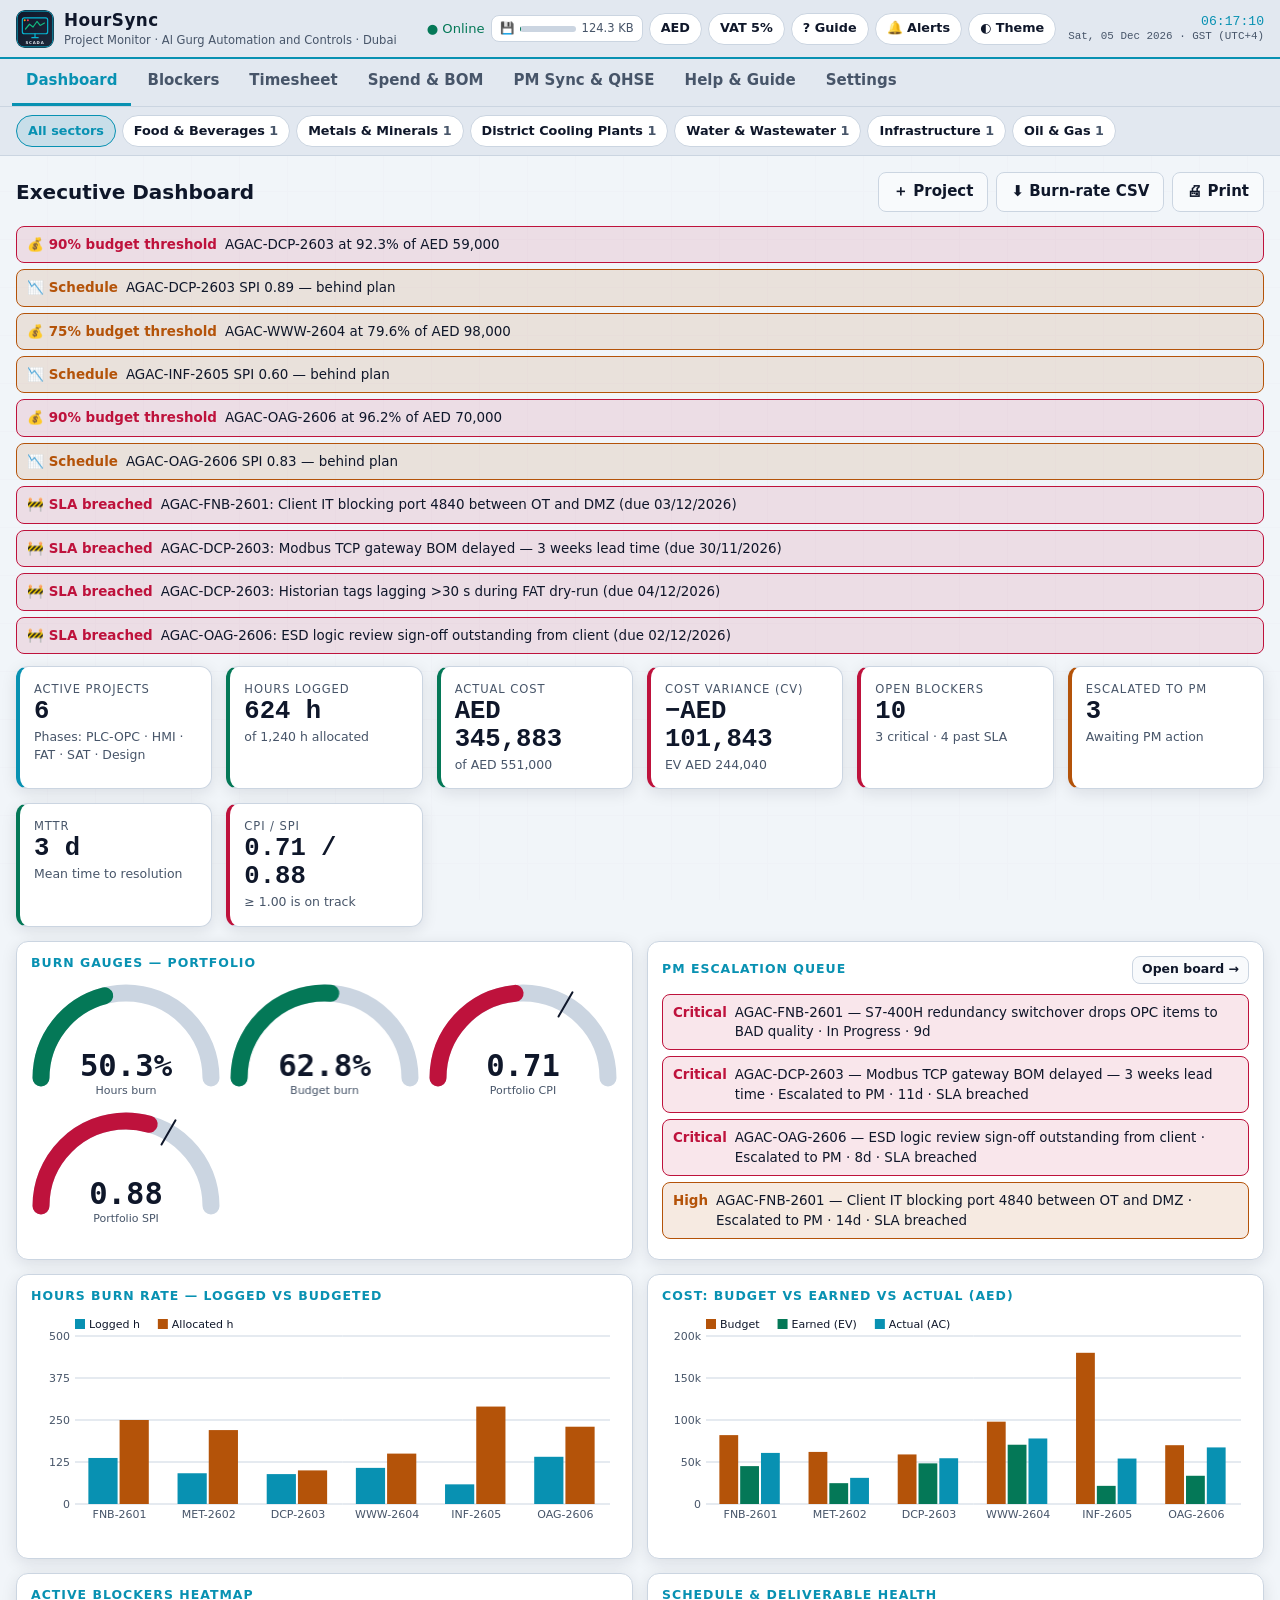
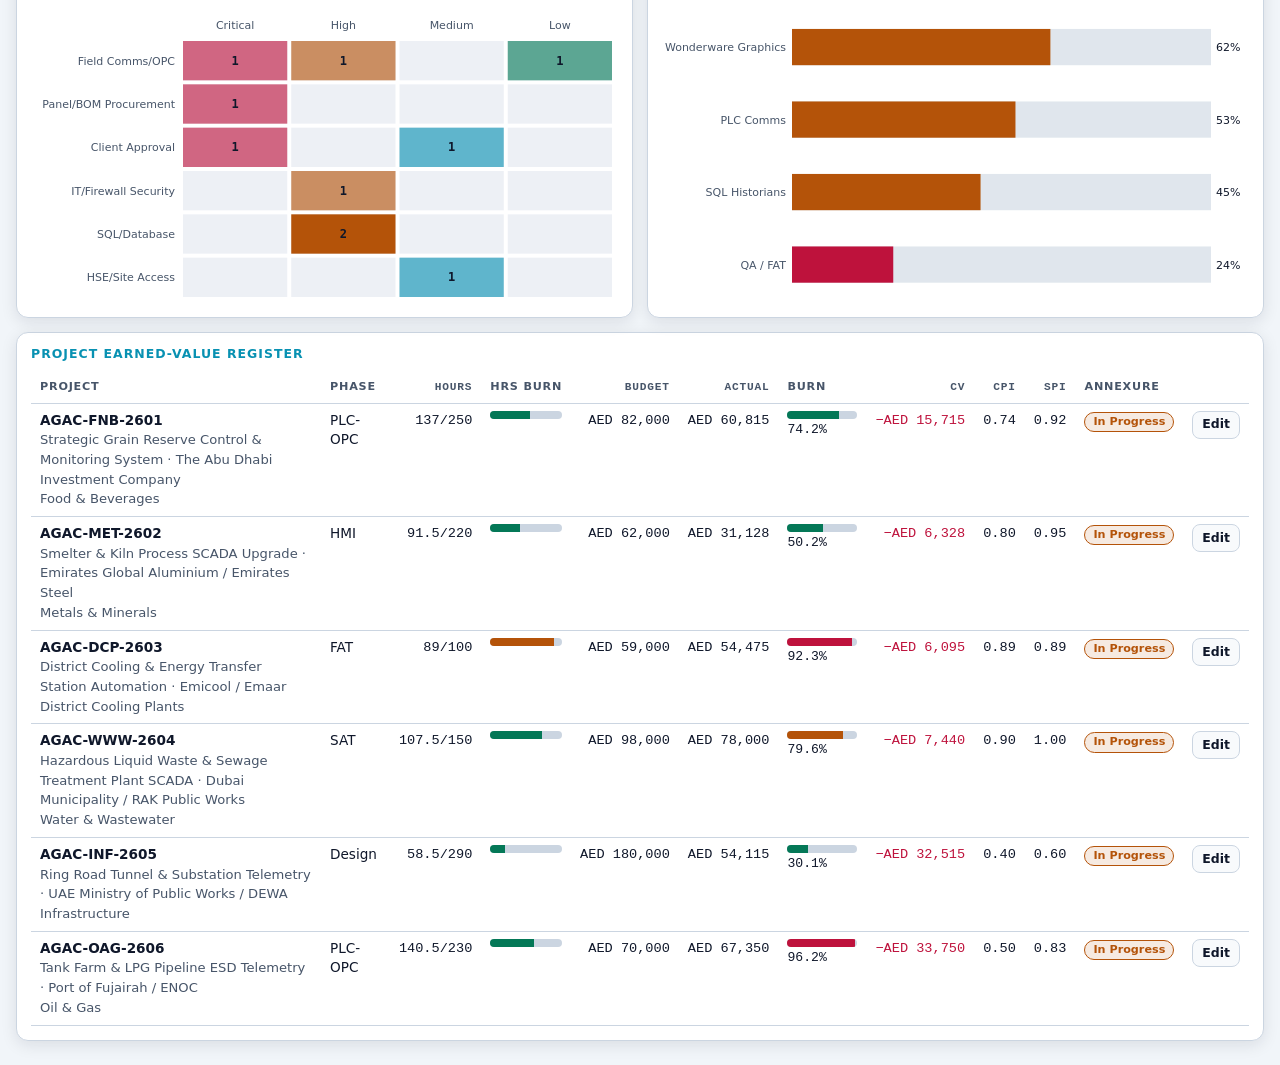
<file: index.html>
<!doctype html>
<html lang="en" dir="ltr">
<head>
<meta charset="utf-8">
<meta name="viewport" content="width=device-width,initial-scale=1,viewport-fit=cover">
<title>HourSync Project Monitor (2026 Universal Edition)</title>
<meta name="description" content="Time, budget and blocker-tracking dashboard for SCADA / PLC / OPC / SQL integration projects. Works offline.">
<meta name="application-name" content="HourSync">
<meta name="color-scheme" content="dark light">
<meta name="theme-color" content="#0f172a" media="(prefers-color-scheme: dark)">
<meta name="theme-color" content="#f1f5f9" media="(prefers-color-scheme: light)">
<meta name="robots" content="index,follow">
<meta name="format-detection" content="telephone=no">
<!-- iOS -->
<meta name="mobile-web-app-capable" content="yes">
<meta name="apple-mobile-web-app-capable" content="yes">
<meta name="apple-mobile-web-app-title" content="HourSync">
<meta name="apple-mobile-web-app-status-bar-style" content="black-translucent">
<link rel="apple-touch-icon" href="apple-touch-icon.png">
<!-- Windows -->
<meta name="msapplication-TileColor" content="#0f172a">
<meta name="msapplication-TileImage" content="icons/icon-144.png">
<link rel="manifest" href="manifest.webmanifest">
<link rel="icon" href="favicon.ico" sizes="any">
<link rel="icon" type="image/svg+xml" href="favicon.svg">
<link rel="icon" type="image/png" sizes="32x32" href="favicon-32x32.png">
<link rel="icon" type="image/png" sizes="16x16" href="favicon-16x16.png">
<link rel="stylesheet" href="css/styles.css">
</head>
<body>
<header class="top">
  <div class="brand"><img src="assets/al-gurg-badge.svg" alt="" width="38" height="38"><div><b>HourSync</b><span>Project Monitor · Al Gurg Automation and Controls · Dubai</span></div></div>
  <div class="sp"></div>
  <div class="tools">
    <span id="net" class="small" aria-live="polite"></span>
    <button class="mini" id="miniStore" data-act="nav" data-v="settings" aria-label="Storage health"><span>💾</span><span class="bar"><i id="miniBar" style="width:2%"></i></span><span id="miniTxt">…</span></button>
    <button class="chip" id="bCur" data-act="cur" aria-label="Toggle currency">AED</button>
    <button class="chip" id="bVat" data-act="vat" aria-pressed="false" aria-label="Toggle 5 percent VAT">VAT 5%</button>
    <button class="chip" data-act="nav" data-v="guide">? Guide</button>
    <button class="chip" id="bNot" data-act="notif" aria-pressed="false">🔔 Alerts</button>
    <button class="chip" data-act="theme" aria-label="Cycle theme">◐ Theme</button>
  </div>
  <div class="clock" id="clock" aria-label="Gulf Standard Time"></div>
</header>
<div id="install"><span id="installTxt"></span><button class="btn pri sm" id="installBtn" data-act="install">Install</button><button class="btn sm" data-act="dismissInstall">Not now</button></div>
<nav class="tabs" id="tabs" aria-label="Sections"></nav>
<div id="sectors" class="pills" aria-label="Filter by AGAC sector"></div>
<main id="view" aria-live="polite"><div class="card empty">Loading HourSync…</div></main>
<div id="upd" role="status"><span>New version of HourSync available —</span><button class="btn pri sm" id="updBtn">Refresh Now</button></div>
<div id="toast" role="status"></div>
<noscript><div class="card empty">HourSync needs JavaScript enabled.</div></noscript>
<script src="js/db.js"></script>
<script src="js/charts.js"></script>
<script src="js/app.js"></script>
</body>
</html>
</file>
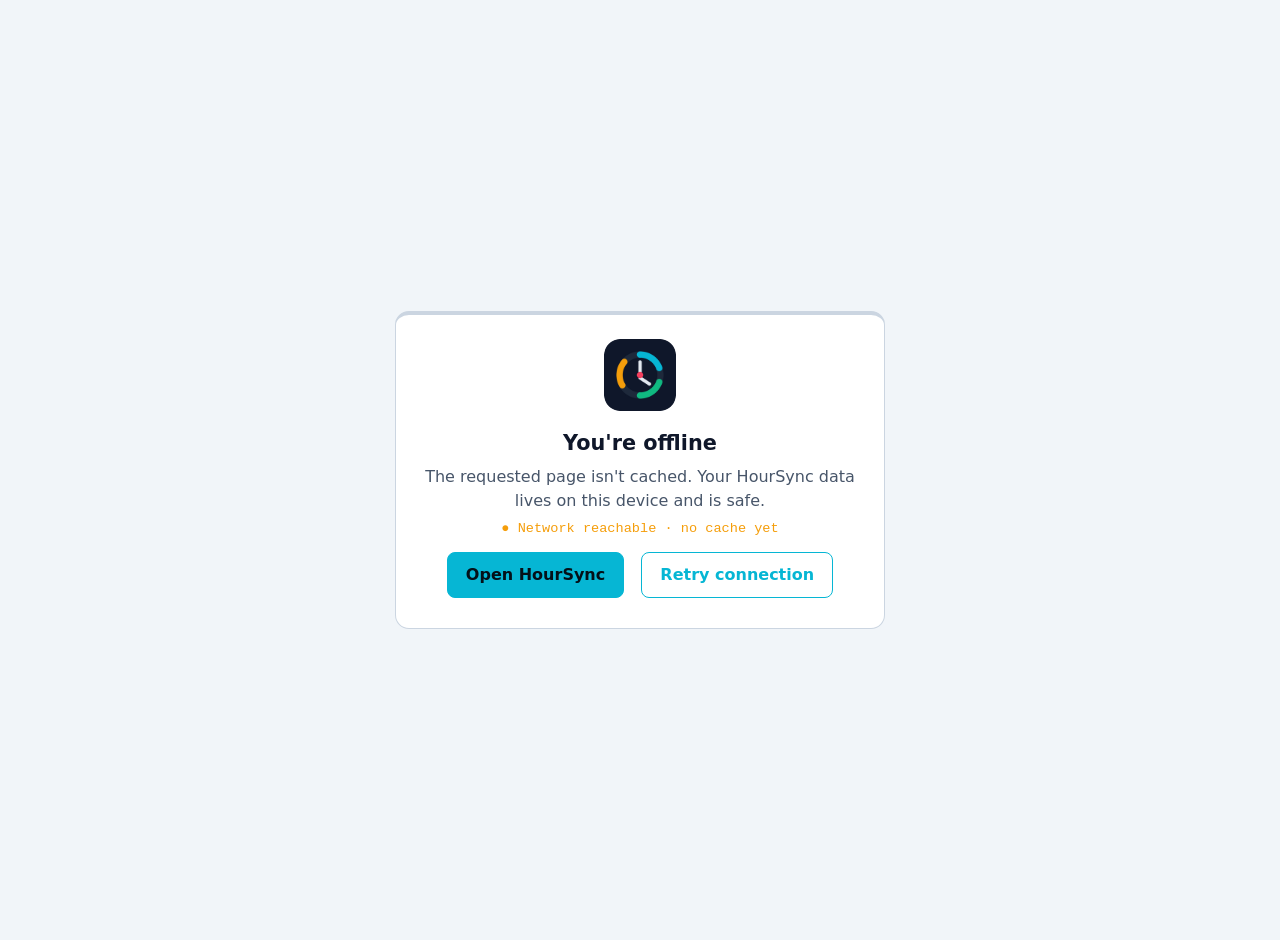
<file: offline.html>
<!doctype html>
<html lang="en">
<head>
<meta charset="utf-8">
<meta name="viewport" content="width=device-width,initial-scale=1,viewport-fit=cover">
<title>Offline — HourSync</title>
<meta name="theme-color" content="#0f172a">
<link rel="icon" href="favicon.svg" type="image/svg+xml">
<style>
:root{color-scheme:dark light}
body{margin:0;min-height:100vh;display:grid;place-items:center;background:#0f172a;color:#e2e8f0;font:16px/1.5 system-ui,sans-serif;padding:20px}
.c{max-width:440px;border:1px solid #334155;border-top:4px solid #f59e0b;background:#1e293b;border-radius:14px;padding:24px;text-align:center}
img{width:72px;height:72px;border-radius:16px}
h1{margin:10px 0 4px;font-size:1.3rem}p{color:#94a3b8;margin:6px 0}
button{margin:6px;padding:10px 18px;border-radius:8px;border:1px solid #06b6d4;background:#06b6d4;color:#041018;font-weight:700;cursor:pointer;font:inherit;font-weight:700}
button.s{background:transparent;color:#06b6d4}
#st{font-family:ui-monospace,monospace;font-size:.85rem;color:#f59e0b}
@media (prefers-color-scheme:light){body{background:#f1f5f9;color:#0f172a}.c{background:#fff;border-color:#cbd5e1}p{color:#475569}}
</style>
</head>
<body>
<div class="c">
  <img src="icons/icon-192.png" alt="HourSync">
  <h1>You're offline</h1>
  <p>The requested page isn't cached. Your HourSync data lives on this device and is safe.</p>
  <p id="st">Checking…</p>
  <button onclick="location.href='index.html'">Open HourSync</button>
  <button class="s" onclick="location.reload()">Retry connection</button>
</div>
<script>
(async()=>{
  const el=document.getElementById('st');
  const on=navigator.onLine;
  let cached='unknown';
  try{const ks=await caches.keys();cached=ks.length?ks.filter(k=>k.startsWith('hoursync-')).length+' cache set(s) available':'no cache yet';}catch(e){}
  el.textContent=(on?'● Network reachable':'● No network')+' · '+cached;
  addEventListener('online',()=>location.href='index.html');
})();
</script>
</body>
</html>
</file>
<file: css/styles.css>
/* HourSync Project Monitor — SCADA control-room design system */
:root{
  --bg:#0f172a; --bg2:#0b1222; --panel:#1e293b; --panel2:#243349; --line:#334155;
  --text:#e2e8f0; --muted:#94a3b8; --cyan:#06b6d4; --amber:#f59e0b; --green:#10b981; --rose:#f43f5e;
  --cyan-t:rgba(6,182,212,.14); --amber-t:rgba(245,158,11,.14); --green-t:rgba(16,185,129,.14); --rose-t:rgba(244,63,94,.14);
  --shadow:0 6px 24px rgba(0,0,0,.35); --r:12px; --safe-b:env(safe-area-inset-bottom,0px);
  --font:system-ui,-apple-system,"Segoe UI",Roboto,"Helvetica Neue",Arial,sans-serif;
  --mono:ui-monospace,SFMono-Regular,Menlo,Consolas,monospace;
  color-scheme:dark;
}
:root[data-theme="light"]{
  --bg:#f1f5f9; --bg2:#e2e8f0; --panel:#ffffff; --panel2:#f8fafc; --line:#cbd5e1;
  --text:#0f172a; --muted:#475569; --cyan:#0891b2; --amber:#b45309; --green:#047857; --rose:#be123c;
  --cyan-t:rgba(8,145,178,.12); --amber-t:rgba(180,83,9,.12); --green-t:rgba(4,120,87,.12); --rose-t:rgba(190,18,60,.1);
  --shadow:0 4px 16px rgba(15,23,42,.1); color-scheme:light;
}
@media (prefers-color-scheme:light){
  :root:not([data-theme="dark"]){
    --bg:#f1f5f9; --bg2:#e2e8f0; --panel:#ffffff; --panel2:#f8fafc; --line:#cbd5e1;
    --text:#0f172a; --muted:#475569; --cyan:#0891b2; --amber:#b45309; --green:#047857; --rose:#be123c;
    --cyan-t:rgba(8,145,178,.12); --amber-t:rgba(180,83,9,.12); --green-t:rgba(4,120,87,.12); --rose-t:rgba(190,18,60,.1);
    --shadow:0 4px 16px rgba(15,23,42,.1); color-scheme:light;
  }
}
*{box-sizing:border-box}
html{-webkit-text-size-adjust:100%}
body{margin:0;background:var(--bg);color:var(--text);font:15px/1.45 var(--font);min-height:100vh;
  background-image:linear-gradient(var(--line) 1px,transparent 1px),linear-gradient(90deg,var(--line) 1px,transparent 1px);
  background-size:48px 48px;background-position:-1px -1px;background-attachment:fixed}
body::before{content:"";position:fixed;inset:0;background:var(--bg);opacity:.93;z-index:-1}
h1,h2,h3,h4{margin:0;line-height:1.2}
h2{font-size:1.25rem} h3{font-size:1rem;letter-spacing:.02em}
a{color:var(--cyan)}
button,input,select,textarea{font:inherit;color:inherit}
.mono{font-family:var(--mono)}
.muted{color:var(--muted)} .small{font-size:.82rem}
.sr{position:absolute;width:1px;height:1px;overflow:hidden;clip:rect(0 0 0 0)}

/* header */
.top{position:sticky;top:0;z-index:20;background:var(--bg2);border-bottom:2px solid var(--cyan);
  padding:calc(8px + env(safe-area-inset-top,0px)) 16px 8px;display:flex;align-items:center;gap:12px;flex-wrap:wrap}
.brand{display:flex;align-items:center;gap:10px;min-width:0}
.brand img{width:38px;height:38px;border-radius:9px}
.brand b{display:block;font-size:1.05rem;letter-spacing:.03em}
.brand span{display:block;font-size:.72rem;color:var(--muted)}
.top .sp{flex:1}
.clock{font-family:var(--mono);font-size:.82rem;color:var(--cyan);text-align:right;line-height:1.2}
.clock small{display:block;color:var(--muted);font-size:.68rem}
.tools{display:flex;gap:6px;align-items:center;flex-wrap:wrap}
.chip{border:1px solid var(--line);background:var(--panel);border-radius:999px;padding:5px 11px;cursor:pointer;font-size:.8rem;font-weight:600;min-height:32px}
.chip[aria-pressed="true"]{background:var(--cyan-t);border-color:var(--cyan);color:var(--cyan)}
.chip:hover{border-color:var(--cyan)}
.mini{display:flex;align-items:center;gap:6px;cursor:pointer;border:1px solid var(--line);background:var(--panel);border-radius:8px;padding:4px 8px;font-size:.72rem;color:var(--muted)}
.mini .bar{width:56px;height:6px;background:var(--line);border-radius:3px;overflow:hidden}
.mini .bar i{display:block;height:100%;background:var(--green)}

/* nav */
nav.tabs{display:flex;gap:2px;padding:0 12px;background:var(--bg2);border-bottom:1px solid var(--line);overflow-x:auto;scrollbar-width:none}
nav.tabs button{background:none;border:0;border-bottom:3px solid transparent;padding:11px 14px;cursor:pointer;color:var(--muted);font-weight:600;white-space:nowrap}
nav.tabs button[aria-current="page"]{color:var(--cyan);border-color:var(--cyan)}
nav.tabs button:hover{color:var(--text)}
main{max-width:1400px;margin:0 auto;padding:16px 16px calc(24px + var(--safe-b))}

/* layout */
.grid{display:grid;gap:14px}
.g2{grid-template-columns:repeat(auto-fit,minmax(min(100%,420px),1fr))}
.g3{grid-template-columns:repeat(auto-fit,minmax(min(100%,300px),1fr))}
.g4{grid-template-columns:repeat(auto-fit,minmax(min(100%,190px),1fr))}
.card{background:var(--panel);border:1px solid var(--line);border-radius:var(--r);padding:14px;box-shadow:var(--shadow);min-width:0}
.card>header,.hd{display:flex;align-items:center;justify-content:space-between;gap:8px;margin-bottom:10px;flex-wrap:wrap}
.card h3{color:var(--cyan);text-transform:uppercase;font-size:.78rem;letter-spacing:.08em}
.pagehd{display:flex;align-items:center;justify-content:space-between;gap:10px;margin-bottom:14px;flex-wrap:wrap}
.pagehd .acts{display:flex;gap:8px;flex-wrap:wrap}
.kpi .v{font-family:var(--mono);font-size:1.6rem;font-weight:700;line-height:1.1}
.kpi .l{font-size:.72rem;text-transform:uppercase;letter-spacing:.08em;color:var(--muted)}
.kpi .s{font-size:.78rem;color:var(--muted);margin-top:2px}
.kpi{border-left:4px solid var(--cyan)}
.kpi.ok{border-left-color:var(--green)} .kpi.warn{border-left-color:var(--amber)} .kpi.bad{border-left-color:var(--rose)}
canvas.cv{width:100%;height:230px;display:block}
canvas.cv.sm{height:150px} canvas.cv.lg{height:290px}
.gauges{display:grid;grid-template-columns:repeat(auto-fit,minmax(150px,1fr));gap:8px}
.gauges canvas{height:120px;width:100%}

/* controls */
.btn{border:1px solid var(--line);background:var(--panel2);border-radius:8px;padding:8px 14px;cursor:pointer;font-weight:600;min-height:38px}
.btn:hover{border-color:var(--cyan)}
.btn.pri{background:var(--cyan);color:#041018;border-color:var(--cyan)}
.btn.amb{background:var(--amber);color:#1a1000;border-color:var(--amber)}
.btn.dng{background:transparent;color:var(--rose);border-color:var(--rose)}
.btn.sm{padding:3px 9px;min-height:28px;font-size:.78rem}
.btn:disabled{opacity:.45;cursor:not-allowed}
:focus-visible{outline:2px solid var(--amber);outline-offset:2px}
label.f{display:flex;flex-direction:column;gap:4px;font-size:.78rem;color:var(--muted);font-weight:600}
.f input,.f select,.f textarea,.inp{background:var(--bg);border:1px solid var(--line);border-radius:8px;padding:8px 10px;color:var(--text);min-height:38px;width:100%}
.f textarea{min-height:70px;resize:vertical}
.f.chk{flex-direction:row;align-items:center;gap:8px}.f.chk input{width:auto;min-height:0}
.form{display:grid;grid-template-columns:repeat(auto-fit,minmax(200px,1fr));gap:10px}
.form .wide{grid-column:1/-1}
.filters{display:flex;gap:8px;flex-wrap:wrap;margin-bottom:12px}.filters .inp{width:auto;min-width:140px}

/* tables */
.tw{overflow-x:auto}
table{border-collapse:collapse;width:100%;font-size:.85rem}
th,td{padding:7px 9px;border-bottom:1px solid var(--line);text-align:left;vertical-align:top}
th{font-size:.7rem;text-transform:uppercase;letter-spacing:.07em;color:var(--muted);white-space:nowrap}
td.n,th.n{text-align:right;font-family:var(--mono);white-space:nowrap}
tr:hover td{background:var(--cyan-t)}

/* badges */
.b{display:inline-block;padding:1px 8px;border-radius:999px;font-size:.7rem;font-weight:700;border:1px solid currentColor;white-space:nowrap}
.b.Critical,.b.bad{color:var(--rose);background:var(--rose-t)}
.b.High,.b.warn{color:var(--amber);background:var(--amber-t)}
.b.Medium,.b.info{color:var(--cyan);background:var(--cyan-t)}
.b.Low,.b.ok{color:var(--green);background:var(--green-t)}
.b.dim{color:var(--muted)}
.prog{height:8px;background:var(--line);border-radius:4px;overflow:hidden;min-width:70px}
.prog i{display:block;height:100%;background:var(--green)}
.prog.warn i{background:var(--amber)} .prog.bad i{background:var(--rose)}
.alert{display:flex;gap:8px;align-items:flex-start;padding:8px 10px;border-radius:8px;border:1px solid;margin-bottom:6px;font-size:.84rem}
.alert.bad{color:var(--rose);background:var(--rose-t)}.alert.warn{color:var(--amber);background:var(--amber-t)}.alert.info{color:var(--cyan);background:var(--cyan-t)}
.alert span{color:var(--text)}

/* kanban */
.kan{display:grid;grid-template-columns:repeat(4,minmax(240px,1fr));gap:12px;overflow-x:auto;padding-bottom:6px}
.col{background:var(--bg2);border:1px solid var(--line);border-radius:var(--r);padding:10px;min-height:200px}
.col.over{border-color:var(--cyan);background:var(--cyan-t)}
.col h4{display:flex;justify-content:space-between;font-size:.78rem;text-transform:uppercase;letter-spacing:.08em;margin-bottom:8px}
.bc{background:var(--panel);border:1px solid var(--line);border-left:4px solid var(--cyan);border-radius:8px;padding:9px;margin-bottom:8px;cursor:grab;font-size:.84rem}
.bc.Critical{border-left-color:var(--rose)}.bc.High{border-left-color:var(--amber)}.bc.Low{border-left-color:var(--green)}
.bc .t{font-weight:700;margin:3px 0}
.bc .row{display:flex;gap:6px;flex-wrap:wrap;align-items:center;margin-top:6px}
.bc.dragging{opacity:.4}

/* timer */
.timer{font-family:var(--mono);font-size:2.6rem;font-weight:700;color:var(--cyan);text-align:center;letter-spacing:.05em}
.timer.run{color:var(--green)}
.bars .row{display:flex;align-items:center;gap:8px;margin:5px 0;font-size:.84rem}.bars .row .lb{width:150px;flex:none}.bars .row .prog{flex:1}.bars .row .vl{width:60px;text-align:right;font-family:var(--mono)}

/* checklist */
.ck{display:flex;gap:10px;align-items:flex-start;padding:8px 6px;border-bottom:1px solid var(--line)}
.ck input{width:20px;height:20px;margin-top:2px;accent-color:var(--cyan)}

/* modal / toast */
.ov{position:fixed;inset:0;background:rgba(2,6,23,.7);z-index:50;display:flex;align-items:flex-end;justify-content:center;padding:0}
.md{background:var(--panel);border:1px solid var(--line);border-radius:16px 16px 0 0;width:100%;max-width:760px;max-height:92vh;overflow:auto;padding:16px;box-shadow:var(--shadow)}
@media(min-width:700px){.ov{align-items:center;padding:20px}.md{border-radius:16px}}
.md h3{color:var(--cyan);font-size:1rem;margin-bottom:12px}
.md .acts{display:flex;gap:8px;justify-content:flex-end;margin-top:14px;flex-wrap:wrap}
pre.brief{white-space:pre-wrap;background:var(--bg);border:1px solid var(--line);border-radius:8px;padding:12px;font:.8rem/1.5 var(--mono);max-height:50vh;overflow:auto}
#toast{position:fixed;left:50%;bottom:calc(20px + var(--safe-b));transform:translateX(-50%);background:var(--panel2);border:1px solid var(--cyan);padding:9px 16px;border-radius:999px;z-index:80;box-shadow:var(--shadow);opacity:0;pointer-events:none;transition:opacity .25s;max-width:92vw;text-align:center}
#toast.on{opacity:1}
#install{display:none;background:var(--cyan-t);border-bottom:1px solid var(--cyan);padding:8px 16px;align-items:center;gap:10px;flex-wrap:wrap;font-size:.85rem}
#install.on{display:flex}
.meter{height:14px;background:var(--line);border-radius:7px;overflow:hidden}.meter i{display:block;height:100%;background:linear-gradient(90deg,var(--green),var(--cyan))}
.empty{padding:22px;text-align:center;color:var(--muted)}
.pulse{animation:pulse 1.6s infinite}@keyframes pulse{50%{opacity:.45}}
.fade{animation:fade .25s ease}@keyframes fade{from{opacity:0;transform:translateY(4px)}}
@media(prefers-reduced-motion:reduce){*{animation:none!important;transition:none!important}}
@media(max-width:640px){.kpi .v{font-size:1.3rem}.brand span{display:none}.timer{font-size:2.1rem}.bars .row .lb{width:100px}}

/* print / report */
@media print{
  body{background:#fff;color:#000}body::before,.top,nav.tabs,#install,.acts,.btn,.filters,#toast{display:none!important}
  :root{--panel:#fff;--bg:#fff;--line:#999;--text:#000;--muted:#333;--cyan:#075985}
  .card{box-shadow:none;break-inside:avoid;border-color:#999}
  main{padding:0;max-width:none}
}

/* sectors, update banner, tour */
.pills{display:flex;gap:6px;overflow-x:auto;padding:8px 16px;background:var(--bg2);border-bottom:1px solid var(--line);scrollbar-width:none}
.pills .chip{white-space:nowrap}
#upd{display:none;position:fixed;left:50%;bottom:calc(70px + var(--safe-b));transform:translateX(-50%);z-index:90;background:var(--panel2);border:1px solid var(--amber);border-radius:999px;padding:8px 10px 8px 16px;align-items:center;gap:10px;box-shadow:var(--shadow);max-width:94vw;font-size:.88rem}
#upd.on{display:flex}
#spot{position:fixed;inset:0;z-index:100}
#spotHole{position:fixed;border:2px solid var(--cyan);border-radius:10px;box-shadow:0 0 0 9999px rgba(2,6,23,.74);pointer-events:none;transition:all .25s}
#spotTip{position:fixed;width:min(340px,92vw);background:var(--panel);border:1px solid var(--cyan);border-radius:12px;padding:12px 14px;box-shadow:var(--shadow)}
#spotTip p{margin:6px 0;font-size:.88rem}#spotTip .acts{display:flex;gap:6px;justify-content:flex-end;margin:6px 0 0}
ol.small{padding-left:20px;margin:0}ol.small li{margin:4px 0}
</file>
